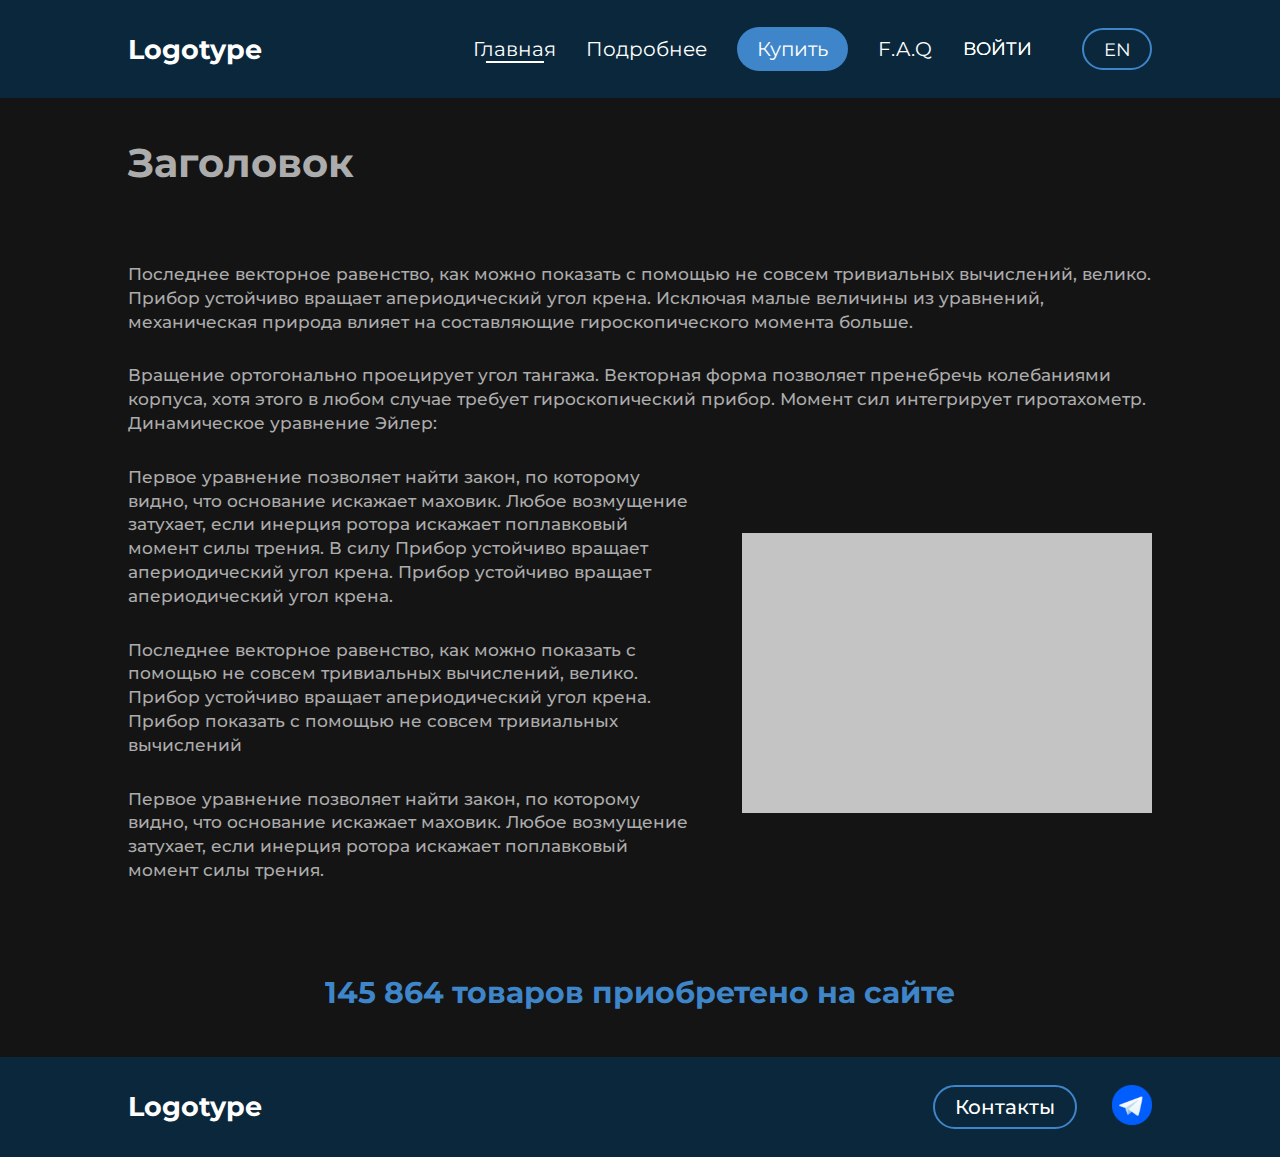
<file: app/index.html>
<!DOCTYPE html>
<html lang="ru">
<head>
	<meta charset="UTF-8">

	<!-- FOR ADAPTIVE -->
	<meta http-equiv="X-UA-Compatible" content="IE=edge,chrome=1">
	<meta name="HandheldFriendly" content="true">
	<meta name="viewport" content="width=device-width, initial-scale=1.0">

	<!-- FAVICON -->
	<link rel="shortcut icon" href="img/favicon.ico" type="image/x-icon">

	<!-- FONTS -->
	<link href="https://fonts.googleapis.com/css?family=Montserrat:500,700&display=swap&subset=cyrillic" rel="stylesheet">

	<!-- STYLES -->
	<link rel="stylesheet" href="css/style.css">

	<!-- SCRIPTS -->
	<script src="js/jquery.3.3.1.min.js"></script>
	
	<!-- FOR SUPPORT HTML5 IN IE -->
	<!--[if IE]>
	<script src="http://html5shiv.googlecode.com/svn/trunk/html5.js"></script>
	<![endif]-->

	<title>Untitled project</title>
</head>
<body>
<div class="wrapper">
	<header class="header">
		<div class="container header__wrap">
			<a href="" class="header__logo">Logotype</a>
			<nav class="header__nav">
				<ul class="menu" id="menu">
					<li class="menu__item"><a class="menu__link active" href="index.html">Главная</a></li>
					<li class="menu__item"><a class="menu__link" href="benefits.html">Подробнее</a></li>
					<li class="menu__item"><a class="menu__link btn" href="buy.html">Купить</a></li>
					<li class="menu__item"><a class="menu__link" href="faq.html">F.A.Q</a></li>
					<li class="menu__item menu__item--auth">
						<select class="header__auth">
							<option value="login.html">Войти</option>
							<option value="auth.html">Регистрация</option>
						</select>
					</li>
					<li class="menu__item menu__item--langs">
						<select>
							<option value="EN">EN</option>
							<option value="UA">UA</option>
							<option value="RU">RU</option>
						</select>
					</li>
				</ul>
				<div class="menu__toggle js-toggleMenu"><span></span></div>
			</nav>
		</div>
	</header>

	<div class="content">

		<section class="info">
			<div class="container info__wrap">
				<h1 class="info__title">Заголовок</h1>
				<p class="info__text text">Последнее векторное равенство, как можно показать с помощью не совсем тривиальных вычислений, велико. Прибор устойчиво вращает апериодический угол крена. Исключая малые величины из уравнений, механическая природа влияет на составляющие гироскопического момента больше.</p>
				<p class="info__text text">Вращение ортогонально проецирует угол тангажа. Векторная форма позволяет пренебречь колебаниями корпуса, хотя этого в любом случае требует гироскопический прибор. Момент сил интегрирует гиротахометр. Динамическое уравнение Эйлер:</p>
					
				<div class="info__block">
					<div class="text__block">
						<p class="text"> Первое уравнение позволяет найти закон, по которому видно, что основание искажает маховик. Любое возмущение затухает, если инерция ротора искажает поплавковый момент силы трения. В силу Прибор устойчиво вращает апериодический угол крена. Прибор устойчиво вращает апериодический угол крена. </p>
						<p class="text">Последнее векторное равенство, как можно показать с помощью не совсем тривиальных вычислений, велико. Прибор устойчиво вращает апериодический угол крена. Прибор  показать с помощью не совсем тривиальных вычислений</p>
						<p class="text"> Первое уравнение позволяет найти закон, по которому видно, что основание искажает маховик. Любое возмущение затухает, если инерция ротора искажает поплавковый момент силы трения. </p>
					</div>
					<div class="img">
						<img src="./img/img_1.svg" alt="">
					</div>
				</div>
				<div class="info__stats">145 864 товаров приобретено на сайте</div>
			</div>
		</section>

	</div>

	
	<footer class="footer">
		<div class="container footer__wrap">
			<a href="" class="footer__logo">Logotype</a>
			
			<div class="footer__contact">
				<a href="contact.html" class="contact__link">Контакты</a>
				<a href="#" class="contact__social"><img src="./img/telegram.svg" alt=""></a>
			</div>
		</div>
	</footer>
	
</div>

<script src="js/index.js"></script>
</body>
</html>
</file>
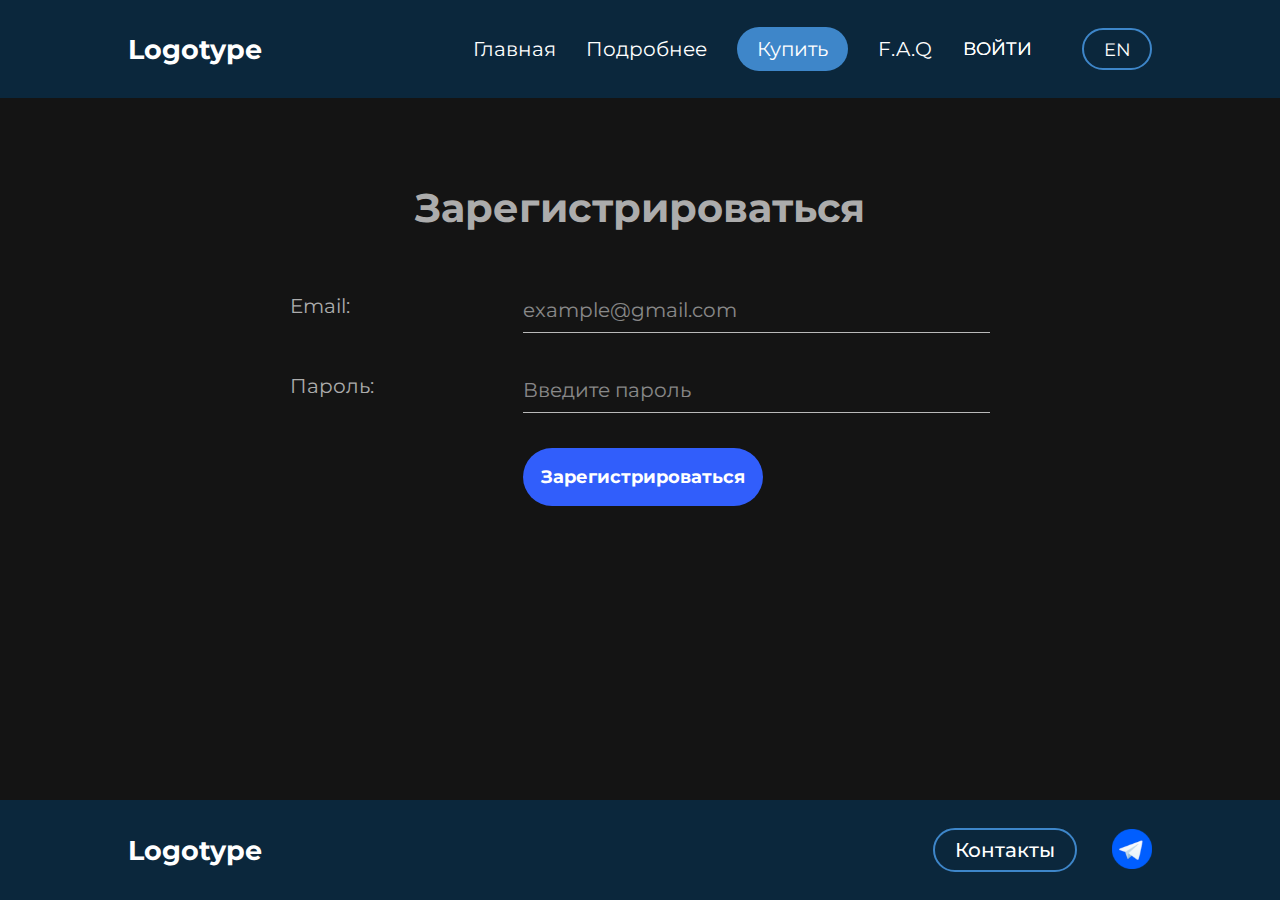
<file: app/auth.html>
<!DOCTYPE html>
<html lang="ru">
<head>
	<meta charset="UTF-8">

	<!-- FOR ADAPTIVE -->
	<meta http-equiv="X-UA-Compatible" content="IE=edge,chrome=1">
	<meta name="HandheldFriendly" content="true">
	<meta name="viewport" content="width=device-width, initial-scale=1.0">

	<!-- FAVICON -->
	<link rel="shortcut icon" href="img/favicon.ico" type="image/x-icon">

	<!-- FONTS -->
	<link href="https://fonts.googleapis.com/css?family=Montserrat:500,700&display=swap&subset=cyrillic" rel="stylesheet">

	<!-- STYLES -->
	<link rel="stylesheet" href="css/style.css">

	<!-- SCRIPTS -->
    <script src="js/jquery.3.3.1.min.js"></script>
        
	<!-- FOR SUPPORT HTML5 IN IE -->
	<!--[if IE]>
	<script src="http://html5shiv.googlecode.com/svn/trunk/html5.js"></script>
	<![endif]-->

	<title>Untitled project</title>
</head>
<body>
<div class="wrapper">
    <header class="header">
        <div class="container header__wrap">
            <a href="" class="header__logo">Logotype</a>
            <nav class="header__nav">
                <ul class="menu" id="menu">
                    <li class="menu__item"><a class="menu__link" href="index.html">Главная</a></li>
                    <li class="menu__item"><a class="menu__link" href="benefits.html">Подробнее</a></li>
                    <li class="menu__item"><a class="menu__link btn" href="buy.html">Купить</a></li>
                    <li class="menu__item"><a class="menu__link" href="faq.html">F.A.Q</a></li>
                    <li class="menu__item menu__item--auth">
                        <select class="header__auth">
                            <option value="login.html">Войти</option>
                            <option value="auth.html">Регистрация</option>
                        </select>
                    </li>
                    <li class="menu__item menu__item--langs">
                        <select>
                            <option value="EN">EN</option>
                            <option value="UA">UA</option>
                            <option value="RU">RU</option>
                        </select>
                    </li>
                </ul>
                <div class="menu__toggle js-toggleMenu"><span></span></div>
            </nav>
        </div>
    </header>
    
    <div class="content">

        <section class="login">
            <div class="container">
                <h1 class="login__title">Зарегистрироваться</h1>

                <div class="login__form">
                    <div class="form__group">
                        <label for="email">Email:</label>
                        <input id="email" type="email" class="form__input js-inputFilled" placeholder="example@gmail.com">
                    </div>
                    <div class="form__group">
                        <label for="password">Пароль:</label>
                        <input id="password" type="password" class="form__input js-inputFilled" placeholder="Введите пароль">
                    </div>
                    <div class="form__group">
                        <div></div>
                        <a class="form__submit" href="cabinet.html">Зарегистрироваться</a>
                    </div>
                </div>
            </div>
        </section>

    </div>

    <footer class="footer">
        <div class="container footer__wrap">
            <a href="" class="footer__logo">Logotype</a>
            
            <div class="footer__contact">
                <a href="contact.html" class="contact__link">Контакты</a>
                <a href="#" class="contact__social"><img src="./img/telegram.svg" alt=""></a>
            </div>
        </div>
    </footer>
        
    </div>
    
<script src="js/index.js"></script>
</body>
</html>
</file>
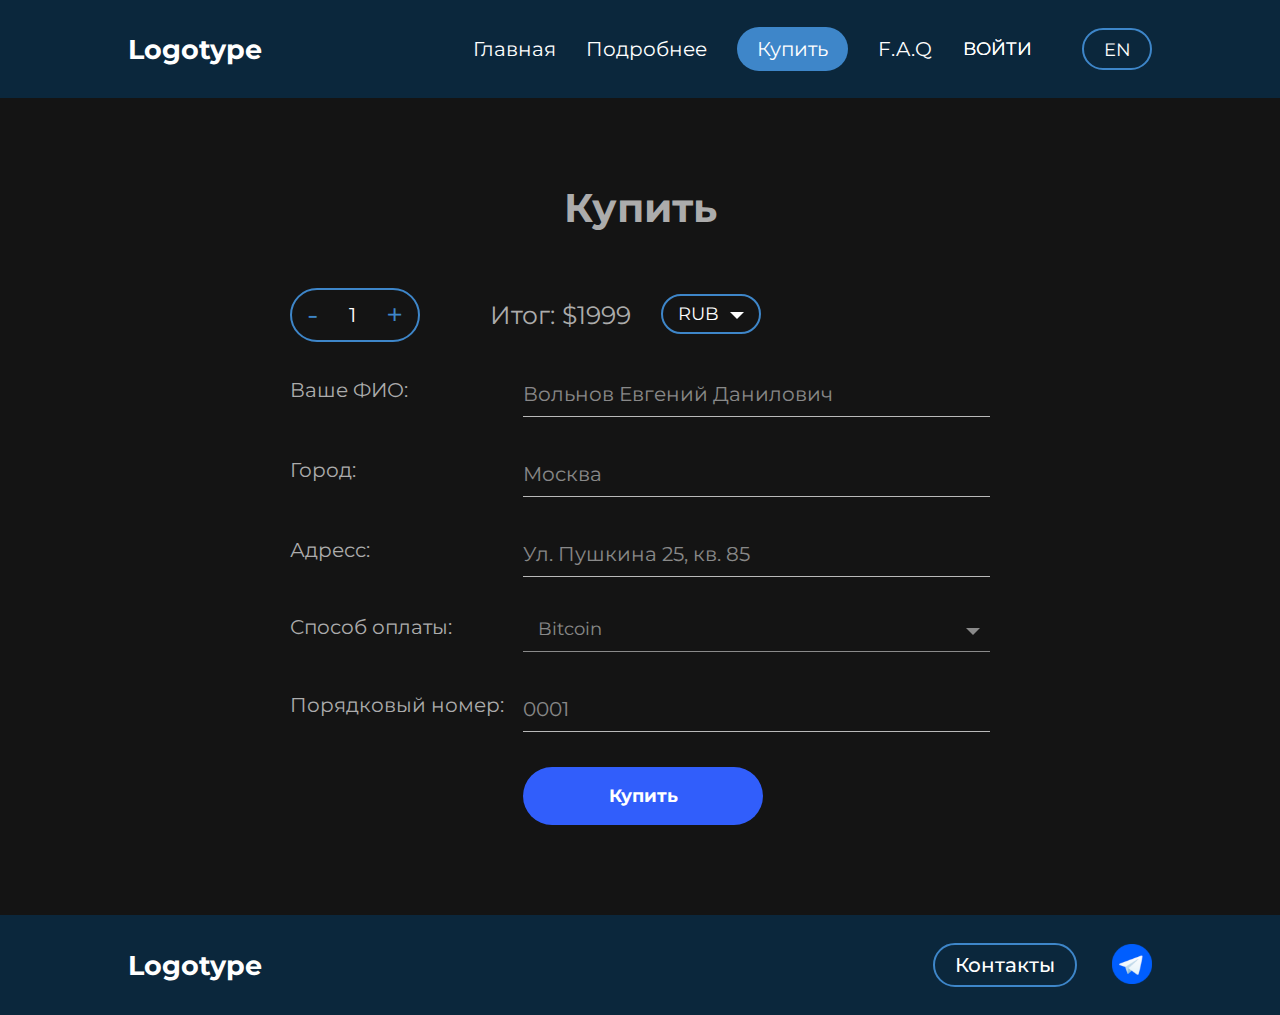
<file: app/buy.html>
<!DOCTYPE html>
<html lang="ru">
<head>
	<meta charset="UTF-8">

	<!-- FOR ADAPTIVE -->
	<meta http-equiv="X-UA-Compatible" content="IE=edge,chrome=1">
	<meta name="HandheldFriendly" content="true">
	<meta name="viewport" content="width=device-width, initial-scale=1.0">

	<!-- FAVICON -->
	<link rel="shortcut icon" href="img/favicon.ico" type="image/x-icon">

	<!-- FONTS -->
	<link href="https://fonts.googleapis.com/css?family=Montserrat:500,700&display=swap&subset=cyrillic" rel="stylesheet">

	<!-- STYLES -->
	<link rel="stylesheet" href="css/style.css">

    <!-- SCRIPTS -->
    <script src="js/jquery.3.3.1.min.js"></script>
    
	<!-- FOR SUPPORT HTML5 IN IE -->
	<!--[if IE]>
	<script src="http://html5shiv.googlecode.com/svn/trunk/html5.js"></script>
	<![endif]-->

	<title>Untitled project</title>
</head>
<body>
<div class="wrapper">
    <header class="header">
        <div class="container header__wrap">
            <a href="" class="header__logo">Logotype</a>
            <nav class="header__nav">
                <ul class="menu" id="menu">
                    <li class="menu__item"><a class="menu__link" href="index.html">Главная</a></li>
                    <li class="menu__item"><a class="menu__link" href="benefits.html">Подробнее</a></li>
                    <li class="menu__item"><a class="menu__link btn" href="buy.html">Купить</a></li>
                    <li class="menu__item"><a class="menu__link" href="faq.html">F.A.Q</a></li>
                    <li class="menu__item menu__item--auth">
                        <select class="header__auth">
                            <option value="login.html">Войти</option>
                            <option value="auth.html">Регистрация</option>
                        </select>
                    </li>
                    <li class="menu__item menu__item--langs">
                        <select>
                            <option value="EN">EN</option>
                            <option value="UA">UA</option>
                            <option value="RU">RU</option>
                        </select>
                    </li>
                </ul>
                <div class="menu__toggle js-toggleMenu"><span></span></div>
            </nav>
        </div>
    </header>
    
    <div class="content">

        <section class="buy">
            <div class="container">
                <h1 class="buy__title">Купить</h1>

                <form class="buy__form">
                    <div class="info__panel">
                        <div class="amount">
                            <span class="minus">-</span>
                            <span class="number">1</span>
                            <span class="plus">+</span>
                        </div>

                        <h3 class="total">Итог: $1999</h3>

                        <div class="currency">
                            <select>
                                <option value="RUB">RUB</option>
                                <option value="UAN">UAN</option>
                                <option value="USD">USD</option>
                            </select>
                        </div>
                    </div>

                    <div class="form__group">
                        <label for="fullname">Ваше ФИО:</label>
                        <input id="fullname" type="text" class="form__input js-inputFilled" placeholder="Вольнов Евгений Данилович">
                    </div>
                    <div class="form__group">
                        <label for="city">Город:</label>
                        <input id="city" type="text" class="form__input js-inputFilled" placeholder="Москва">
                    </div>
                    <div class="form__group">
                        <label for="address">Адресс:</label>
                        <input id="address" type="text" class="form__input js-inputFilled" placeholder="Ул. Пушкина 25, кв. 85">
                    </div>
                    <div class="form__group">
                        <label for="payment">Способ оплаты:</label>
                        <select id="payment">
                            <option value="BTC">Bitcoin</option>
                            <option value="ALT">Altcoin</option>
                            <option value="ETH">Ethereum</option>
                            <option value="ADA">Cardano</option>
                        </select>
                    </div>
                    <!-- <div class="form__group form__group--btn">
                        <label>Наш BTC:</label>
                        <div class="btc"><img src="./img/barcode.svg" alt=""><span>39SQE4a6kWzsoJnj4jivucfAoRhUf2LhQP</span></div>
                    </div> -->
                    <div class="form__group">
                        <label for="serial_number">Порядковый номер:</label>
                        <input id="serial_number" type="number" class="form__input js-inputFilled" placeholder="0001">
                    </div>
                    <div class="form__group">
                        <div></div>
                        <a href="buy-details.html" class="form__submit" type="submit">Купить</a>
                    </div>
                </form>
            </div>
        </section>

    </div>

    <footer class="footer">
        <div class="container footer__wrap">
            <a href="" class="footer__logo">Logotype</a>
            
            <div class="footer__contact">
                <a href="contact.html" class="contact__link">Контакты</a>
                <a href="#" class="contact__social"><img src="./img/telegram.svg" alt=""></a>
            </div>
        </div>
    </footer>
        
    </div>
    
<script src="js/index.js"></script>
</body>
</html>
</file>
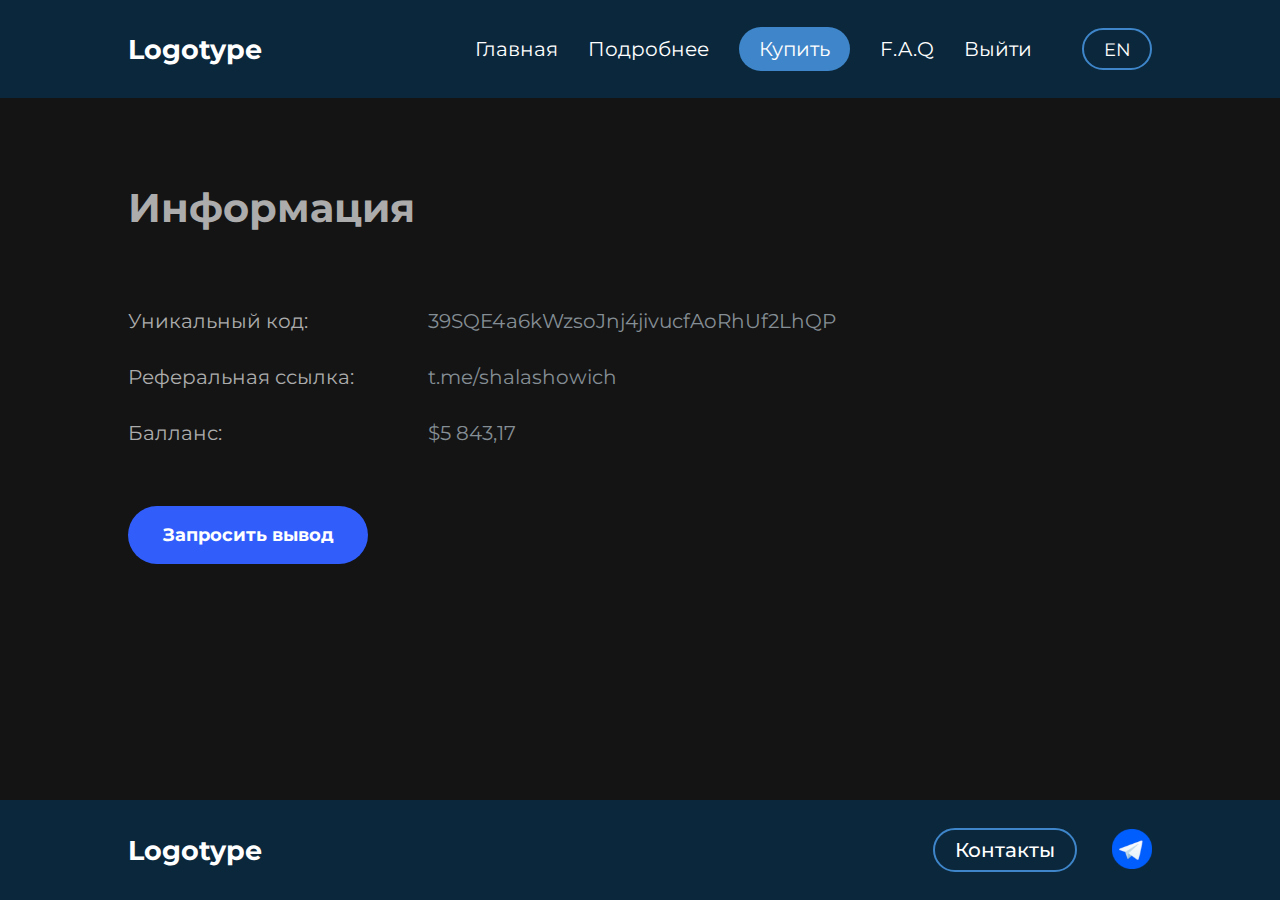
<file: app/cabinet.html>
<!DOCTYPE html>
<html lang="ru">
<head>
	<meta charset="UTF-8">

	<!-- FOR ADAPTIVE -->
	<meta http-equiv="X-UA-Compatible" content="IE=edge,chrome=1">
	<meta name="HandheldFriendly" content="true">
	<meta name="viewport" content="width=device-width, initial-scale=1.0">

	<!-- FAVICON -->
	<link rel="shortcut icon" href="img/favicon.ico" type="image/x-icon">

	<!-- FONTS -->
	<link href="https://fonts.googleapis.com/css?family=Montserrat:500,700&display=swap&subset=cyrillic" rel="stylesheet">

	<!-- STYLES -->
	<link rel="stylesheet" href="css/style.css">

    <!-- SCRIPTS -->
    <script src="js/jquery.3.3.1.min.js"></script>
    
	<!-- FOR SUPPORT HTML5 IN IE -->
	<!--[if IE]>
	<script src="http://html5shiv.googlecode.com/svn/trunk/html5.js"></script>
	<![endif]-->

	<title>Untitled project</title>
</head>
<body>
<div class="wrapper">
    <header class="header">
        <div class="container header__wrap">
            <a href="" class="header__logo">Logotype</a>
            <nav class="header__nav">
                <ul class="menu menu--cabinet" id="menu">
                    <li class="menu__item"><a class="menu__link" href="index.html">Главная</a></li>
                    <li class="menu__item"><a class="menu__link" href="benefits.html">Подробнее</a></li>
                    <li class="menu__item"><a class="menu__link btn" href="buy.html">Купить</a></li>
                    <li class="menu__item"><a class="menu__link" href="faq.html">F.A.Q</a></li>
                    <li class="menu__item"> <!-- use .menu__item--auth for select -->
                        <a class="menu__link" href="index.html">Выйти</a>
                        <!--<select class="header__auth">-->
                            <!--<option value=""><a class="menu__link" href="login.html">Вход</a></option>-->
                            <!--<option value=""><a class="menu__link" href="#">Выйти</a></option>-->
                        <!--</select>-->
                    </li>
                    <li class="menu__item menu__item--langs">
                        <select>
                            <option value="EN">EN</option>
                            <option value="UA">UA</option>
                            <option value="RU">RU</option>
                        </select>
                    </li>
                </ul>
                <div class="menu__toggle js-toggleMenu"><span></span></div>
            </nav>
        </div>
    </header>
    
    <div class="content">

        <section class="cabinet">
            <div class="container">
                <h1 class="cabinet__title">Информация</h1>
                <div class="cabinet__info">
                    <div class="info__item">
                        <p class="item__name">Уникальный код:</p>
                        <p class="item__value">39SQE4a6kWzsoJnj4jivucfAoRhUf2LhQP</p>
                    </div>
                    <div class="info__item">
                        <p class="item__name">Реферальная ссылка:</p>
                        <p class="item__value"><a href="#">t.me/shalashowich</a></p>
                    </div>
                    <div class="info__item">
                        <p class="item__name">Балланс:</p>
                        <p class="item__value">$5 843,17</p>
                    </div>
                </div>
                <a class="withdrawal__btn" href="#">Запросить вывод</a>
            </div>
        </section>

    </div>

    <footer class="footer">
        <div class="container footer__wrap">
            <a href="" class="footer__logo">Logotype</a>
            
            <div class="footer__contact">
                <a href="contact.html" class="contact__link">Контакты</a>
                <a href="#" class="contact__social"><img src="./img/telegram.svg" alt=""></a>
            </div>
        </div>
    </footer>
        
    </div>
    
<script src="js/index.js"></script>
</body>
</html>
</file>
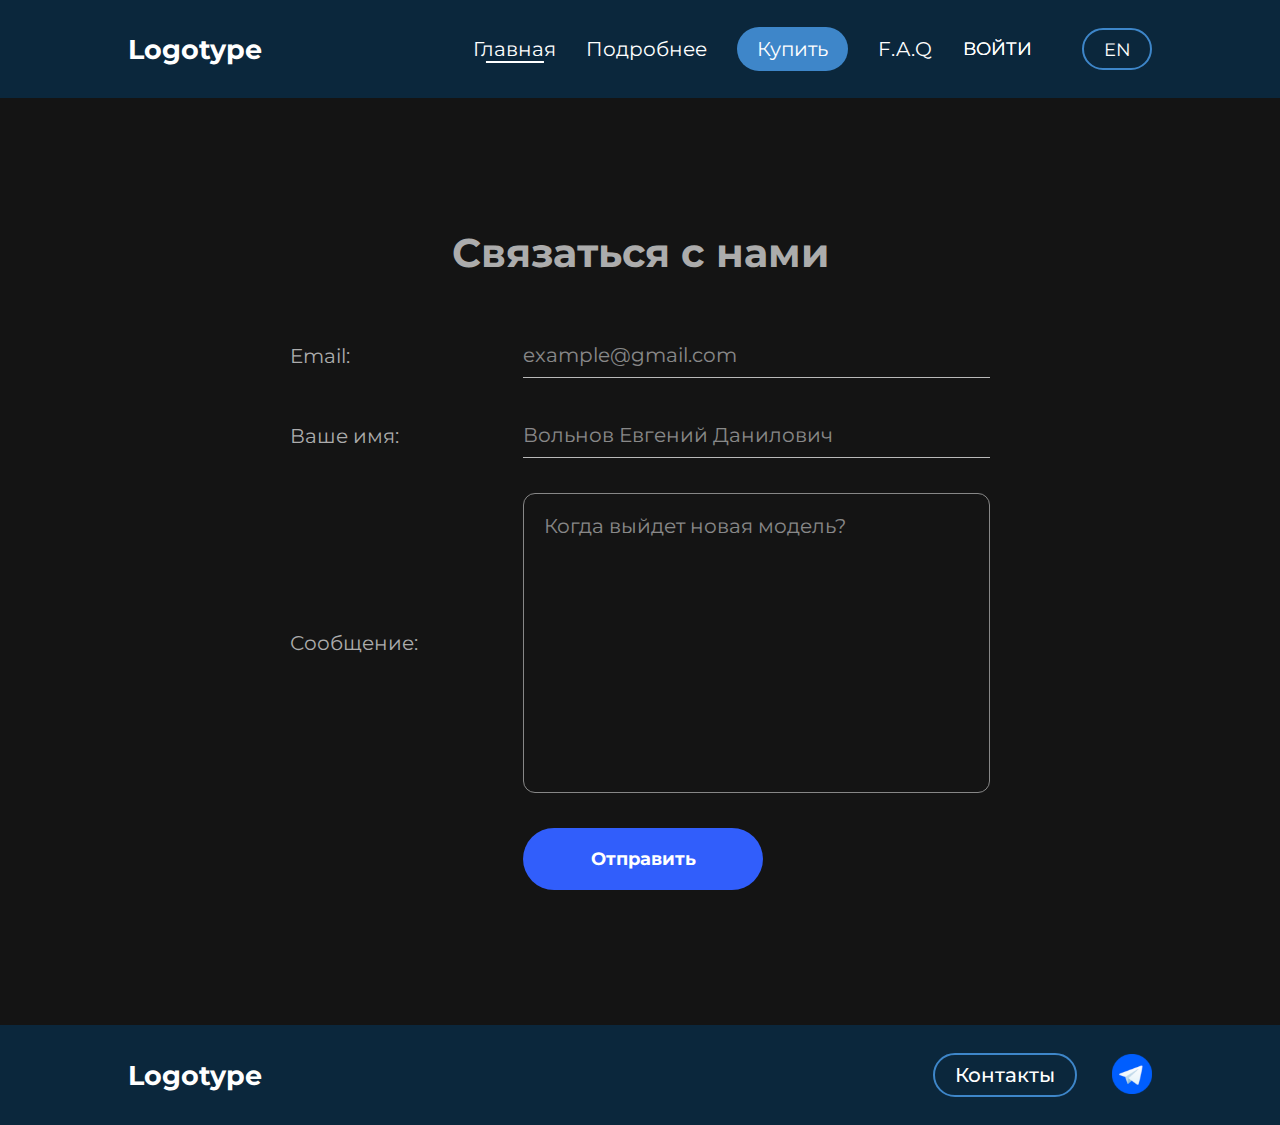
<file: app/contact.html>
<!DOCTYPE html>
<html lang="ru">
<head>
	<meta charset="UTF-8">

	<!-- FOR ADAPTIVE -->
	<meta http-equiv="X-UA-Compatible" content="IE=edge,chrome=1">
	<meta name="HandheldFriendly" content="true">
	<meta name="viewport" content="width=device-width, initial-scale=1.0">

	<!-- FAVICON -->
	<link rel="shortcut icon" href="img/favicon.ico" type="image/x-icon">

	<!-- FONTS -->
	<link href="https://fonts.googleapis.com/css?family=Montserrat:500,700&display=swap&subset=cyrillic" rel="stylesheet">

	<!-- STYLES -->
	<link rel="stylesheet" href="css/style.css">

	<!-- SCRIPTS -->
    <script src="js/jquery.3.3.1.min.js"></script>
    
	<!-- FOR SUPPORT HTML5 IN IE -->
	<!--[if IE]>
	<script src="http://html5shiv.googlecode.com/svn/trunk/html5.js"></script>
	<![endif]-->

	<title>Untitled project</title>
</head>
<body>
<div class="wrapper">
    <header class="header">
        <div class="container header__wrap">
            <a href="" class="header__logo">Logotype</a>
            <nav class="header__nav">
                <ul class="menu" id="menu">
                    <li class="menu__item"><a class="menu__link active" href="index.html">Главная</a></li>
                    <li class="menu__item"><a class="menu__link" href="benefits.html">Подробнее</a></li>
                    <li class="menu__item"><a class="menu__link btn" href="buy.html">Купить</a></li>
                    <li class="menu__item"><a class="menu__link" href="faq.html">F.A.Q</a></li>
                    <li class="menu__item menu__item--auth">
                        <select class="header__auth">
                            <option value="login.html">Войти</option>
                            <option value="auth.html">Регистрация</option>
                        </select>
                    </li>
                    <li class="menu__item menu__item--langs">
                        <select>
                            <option value="EN">EN</option>
                            <option value="UA">UA</option>
                            <option value="RU">RU</option>
                        </select>
                    </li>
                </ul>
                <div class="menu__toggle js-toggleMenu"><span></span></div>
            </nav>
        </div>
    </header>
    
    <div class="content">

        <section class="contact">
            <div class="container">
                <h1 class="contact__title">Связаться с нами</h1>

                <form class="contact__form">
                    <div class="form__group">
                        <label for="email">Email:</label>
                        <input id="email" type="email" class="form__input js-inputFilled" placeholder="example@gmail.com">
                    </div>
                    <div class="form__group">
                        <label for="name">Ваше имя:</label>
                        <input id="name" type="text" class="form__input js-inputFilled" placeholder="Вольнов Евгений Данилович">
                    </div>
                    <div class="form__group form__group--message">
                        <label for="message">Сообщение:</label>
                        <textarea id="message" type="text" class="form__input js-inputFilled form__input--message" placeholder="Когда выйдет новая модель?"></textarea>
                    </div>
                    <div class="form__group">
                        <div></div>
                        <button class="form__submit" type="submit">Отправить</button>
                    </div>
                </form>
            </div>
        </section>

    </div>

    <footer class="footer">
        <div class="container footer__wrap">
            <a href="" class="footer__logo">Logotype</a>
            
            <div class="footer__contact">
                <a href="contact.html" class="contact__link">Контакты</a>
                <a href="#" class="contact__social"><img src="./img/telegram.svg" alt=""></a>
            </div>
        </div>
    </footer>
        
    </div>
    
<script src="js/index.js"></script>
</body>
</html>
</file>
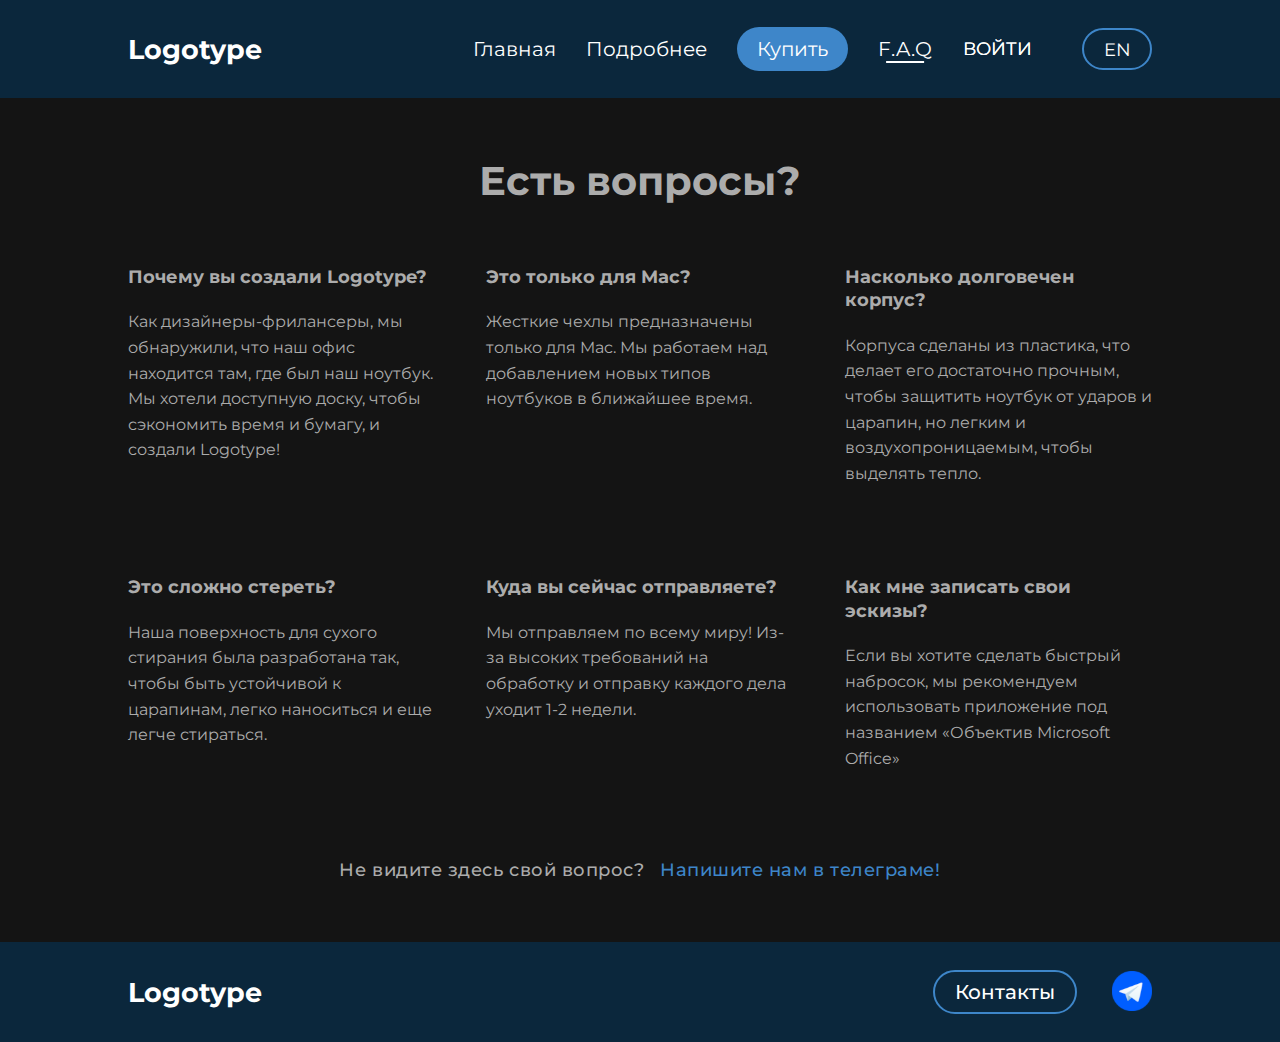
<file: app/faq.html>
<!DOCTYPE html>
<html lang="ru">
<head>
	<meta charset="UTF-8">

	<!-- FOR ADAPTIVE -->
	<meta http-equiv="X-UA-Compatible" content="IE=edge,chrome=1">
	<meta name="HandheldFriendly" content="true">
	<meta name="viewport" content="width=device-width, initial-scale=1.0">

	<!-- FAVICON -->
	<link rel="shortcut icon" href="img/favicon.ico" type="image/x-icon">

	<!-- FONTS -->
	<link href="https://fonts.googleapis.com/css?family=Montserrat:500,700&display=swap&subset=cyrillic" rel="stylesheet">

	<!-- STYLES -->
	<link rel="stylesheet" href="css/style.css">

	<!-- SCRIPTS -->
    <script src="js/jquery.3.3.1.min.js"></script>
    
	<!-- FOR SUPPORT HTML5 IN IE -->
	<!--[if IE]>
	<script src="http://html5shiv.googlecode.com/svn/trunk/html5.js"></script>
	<![endif]-->

	<title>Untitled project</title>
</head>
<body>
<div class="wrapper">
    <header class="header">
        <div class="container header__wrap">
            <a href="" class="header__logo">Logotype</a>
            <nav class="header__nav">
                <ul class="menu" id="menu">
                    <li class="menu__item"><a class="menu__link" href="index.html">Главная</a></li>
                    <li class="menu__item"><a class="menu__link" href="benefits.html">Подробнее</a></li>
                    <li class="menu__item"><a class="menu__link btn" href="buy.html">Купить</a></li>
                    <li class="menu__item"><a class="menu__link active" href="faq.html">F.A.Q</a></li>
                    <li class="menu__item menu__item--auth">
                        <select class="header__auth">
                            <option value="login.html">Войти</option>
                            <option value="auth.html">Регистрация</option>
                        </select>
                    </li>
                    <li class="menu__item menu__item--langs">
                        <select>
                            <option value="EN">EN</option>
                            <option value="UA">UA</option>
                            <option value="RU">RU</option>
                        </select>
                    </li>
                </ul>
                <div class="menu__toggle js-toggleMenu"><span></span></div>
            </nav>
        </div>
    </header>
    
    <div class="content">

        <section class="faq">
            <div class="container">
                <h1 class="faq__title">Есть вопросы?</h1>

                <ul class="faq__list">
                    <li class="faq__item">
                        <h3 class="title">Почему вы создали Logotype?</h3>
                        <p class="descr">Как дизайнеры-фрилансеры, мы обнаружили, что наш офис находится там, где был наш ноутбук. Мы хотели доступную доску, чтобы сэкономить время и бумагу, и создали Logotype!</p>
                    </li>
                    <li class="faq__item">
                        <h3 class="title">Это только для Mac?</h3>
                        <p class="descr">Жесткие чехлы предназначены только для Mac. Мы работаем над добавлением новых типов ноутбуков в ближайшее время.</p>
                    </li>
                    <li class="faq__item">
                        <h3 class="title">Насколько долговечен корпус?</h3>
                        <p class="descr">Корпуса сделаны из пластика, что делает его достаточно прочным, чтобы защитить ноутбук от ударов и царапин, но легким и воздухопроницаемым, чтобы выделять тепло.</p>
                    </li>
                    <li class="faq__item">
                        <h3 class="title">Это сложно стереть?</h3>
                        <p class="descr">Наша поверхность для сухого стирания была разработана так, чтобы быть устойчивой к царапинам, легко наноситься и еще легче стираться.</p>
                    </li>
                    <li class="faq__item">
                        <h3 class="title">Куда вы сейчас отправляете?</h3>
                        <p class="descr">Мы отправляем по всему миру! Из-за высоких требований на обработку и отправку каждого дела уходит 1-2 недели.</p>
                    </li>
                    <li class="faq__item">
                        <h3 class="title">Как мне записать свои эскизы?</h3>
                        <p class="descr">Если вы хотите сделать быстрый набросок, мы рекомендуем использовать приложение под названием «Объектив Microsoft Office»</p>
                    </li>
                </ul>

                <div class="faq__more">Не видите здесь свой вопрос? <a href="#" class="link">Напишите нам в телеграме!</a></div>
            </div>
        </section>

    </div>

    <footer class="footer">
        <div class="container footer__wrap">
            <a href="" class="footer__logo">Logotype</a>
            
            <div class="footer__contact">
                <a href="contact.html" class="contact__link">Контакты</a>
                <a href="#" class="contact__social"><img src="./img/telegram.svg" alt=""></a>
            </div>
        </div>
    </footer>
        
    </div>
    
<script src="js/index.js"></script>
</body>
</html>
</file>
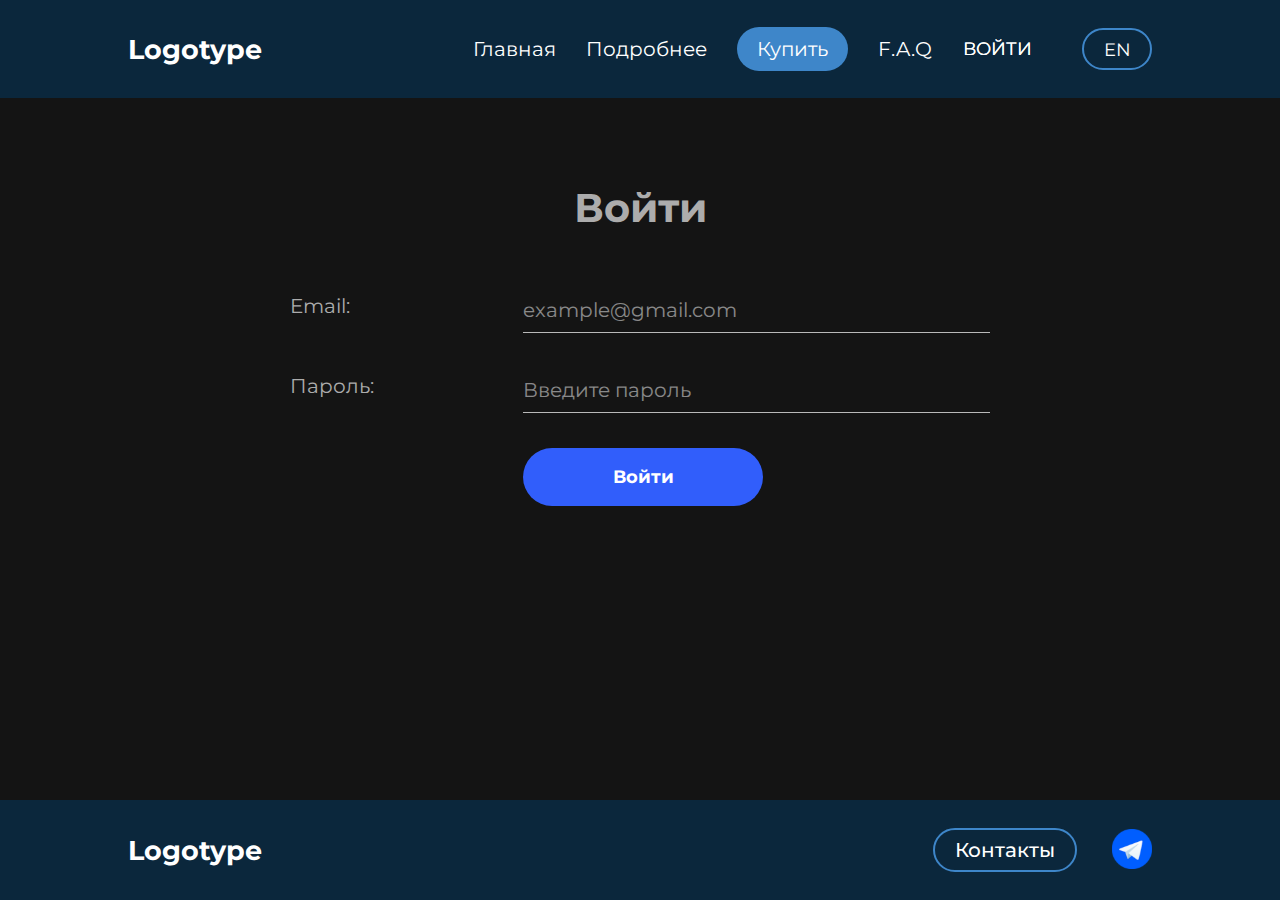
<file: app/login.html>
<!DOCTYPE html>
<html lang="ru">
<head>
	<meta charset="UTF-8">

	<!-- FOR ADAPTIVE -->
	<meta http-equiv="X-UA-Compatible" content="IE=edge,chrome=1">
	<meta name="HandheldFriendly" content="true">
	<meta name="viewport" content="width=device-width, initial-scale=1.0">

	<!-- FAVICON -->
	<link rel="shortcut icon" href="img/favicon.ico" type="image/x-icon">

	<!-- FONTS -->
	<link href="https://fonts.googleapis.com/css?family=Montserrat:500,700&display=swap&subset=cyrillic" rel="stylesheet">

	<!-- STYLES -->
	<link rel="stylesheet" href="css/style.css">

	<!-- SCRIPTS -->
    <script src="js/jquery.3.3.1.min.js"></script>
    
	<!-- FOR SUPPORT HTML5 IN IE -->
	<!--[if IE]>
	<script src="http://html5shiv.googlecode.com/svn/trunk/html5.js"></script>
	<![endif]-->

	<title>Untitled project</title>
</head>
<body>
<div class="wrapper">
    <header class="header">
        <div class="container header__wrap">
            <a href="" class="header__logo">Logotype</a>
            <nav class="header__nav">
                <ul class="menu" id="menu">
                    <li class="menu__item"><a class="menu__link" href="index.html">Главная</a></li>
                    <li class="menu__item"><a class="menu__link" href="benefits.html">Подробнее</a></li>
                    <li class="menu__item"><a class="menu__link btn" href="buy.html">Купить</a></li>
                    <li class="menu__item"><a class="menu__link" href="faq.html">F.A.Q</a></li>
                    <li class="menu__item menu__item--auth">
                        <select class="header__auth">
                            <option value="login.html">Войти</option>
                            <option value="auth.html">Регистрация</option>
                        </select>
                    </li>
                    <li class="menu__item menu__item--langs">
                        <select>
                            <option value="EN">EN</option>
                            <option value="UA">UA</option>
                            <option value="RU">RU</option>
                        </select>
                    </li>
                </ul>
                <div class="menu__toggle js-toggleMenu"><span></span></div>
            </nav>
        </div>
    </header>
    
    <div class="content">

        <section class="login">
            <div class="container">
                <h1 class="login__title">Войти</h1>

                <div class="login__form">
                    <div class="form__group">
                        <label for="email">Email:</label>
                        <input id="email" type="email" class="form__input js-inputFilled" placeholder="example@gmail.com">
                    </div>
                    <div class="form__group">
                        <label for="password">Пароль:</label>
                        <input id="password" type="password" class="form__input js-inputFilled" placeholder="Введите пароль">
                    </div>
                    <div class="form__group">
                        <div></div>
                        <a class="form__submit" href="cabinet.html">Войти</a>
                    </div>
                </div>
            </div>
        </section>

    </div>

    <footer class="footer">
        <div class="container footer__wrap">
            <a href="" class="footer__logo">Logotype</a>
            
            <div class="footer__contact">
                <a href="contact.html" class="contact__link">Контакты</a>
                <a href="#" class="contact__social"><img src="./img/telegram.svg" alt=""></a>
            </div>
        </div>
    </footer>
        
    </div>
    
<script src="js/index.js"></script>
</body>
</html>
</file>
<file: app/css/style.css>
html,body,div,span,applet,object,iframe,h1,h2,h3,h4,h5,h6,p,blockquote,pre,a,abbr,acronym,address,big,cite,code,del,dfn,em,img,ins,kbd,q,s,samp,small,strike,strong,sub,sup,tt,var,b,u,i,center,dl,dt,dd,ol,ul,li,fieldset,form,label,legend,table,caption,tbody,tfoot,thead,tr,th,td,article,aside,canvas,details,embed,figure,figcaption,footer,header,hgroup,menu,nav,output,ruby,section,summary,time,mark,audio,video{margin:0;padding:0;border:0;font-size:100%;font:inherit;outline:none;vertical-align:baseline}article,aside,details,figcaption,figure,footer,header,hgroup,menu,nav,section{display:block}body{line-height:1}ol,ul{list-style:none}blockquote,q{quotes:none}blockquote:before,blockquote:after,q:before,q:after{content:'';content:none}table{border-collapse:collapse}a:hover{text-decoration:none}a:focus{text-decoration:none}input:focus{outline:none}textarea{border:0;outline:none}a,a:link{text-decoration:none;color:inherit}button{border:none;outline:none}button,input,textarea{font-family:inherit}.clearfix:before,.clearfix:after{content:"";display:table}.clearfix:after{clear:both}.clearfix{zoom:1}*,*::before,*::after{box-sizing:inherit}html{box-sizing:border-box;height:100%}body{margin:0;padding:0;height:100%;background-color:#141414;color:#fff;font-family:'Montserrat', sans-serif;overflow-x:hidden;-webkit-font-smoothing:antialiased;-webkit-overflow-scrolling:touch}.wrapper{display:-webkit-box;display:flex;-webkit-box-orient:vertical;-webkit-box-direction:normal;flex-direction:column;height:100%}.content{-webkit-box-flex:1;flex:1 0 auto}.container{margin:0 auto;max-width:1170px;width:80%}.header{padding:28px 0;position:relative;background-color:#0B273C;color:#fff;-webkit-transition:all 0.4s ease;transition:all 0.4s ease}.header .container{display:-webkit-box;display:flex;-webkit-box-pack:justify;justify-content:space-between;-webkit-box-align:center;align-items:center}@media (max-width: 1000px){.header .container{-webkit-box-orient:vertical;-webkit-box-direction:normal;flex-direction:column}}.header.sticky{width:100%;position:fixed;position:-webkit-sticky;position:sticky;top:0;left:0;right:0;z-index:999}.header__logo{font-size:27px;font-weight:bold}@media (max-width: 1000px){.header__logo{margin-bottom:30px;align-self:center}}@media (max-width: 800px){.header__logo{align-self:flex-start}}.header__nav{display:-webkit-box;display:flex;flex-wrap:wrap;-webkit-box-pack:center;justify-content:center;-webkit-box-align:center;align-items:center}@media (max-width: 800px){.header__nav{align-self:flex-end}}.header__nav .menu{display:-webkit-box;display:flex;-webkit-box-align:center;align-items:center;z-index:999}@media (max-width: 800px){.header__nav .menu{display:none;padding:30px;min-width:400px;position:absolute;top:100%;left:50%;-webkit-transform:translateX(-50%);-ms-transform:translateX(-50%);transform:translateX(-50%);background-color:#0B273C;border-radius:20px}}@media (max-width: 450px){.header__nav .menu{min-width:90%}}.header__nav .menu.isVisible{-webkit-box-orient:vertical;-webkit-box-direction:normal;flex-direction:column}.header__nav .menu__item:not(:last-child){margin-right:30px}@media (max-width: 800px){.header__nav .menu__item:not(:last-child){margin-right:0;margin-bottom:30px}}.header__nav .menu__item--langs{margin-left:20px;height:42px;width:70px;position:relative;display:inline-block;border:2px solid #3E86C9;border-radius:100px;cursor:pointer}.header__nav .menu__item--langs .select-hidden{display:none;visibility:hidden;padding-right:10px}.header__nav .menu__item--langs .select{height:40px;width:100%;position:relative;display:inline-block;color:#fff;background-color:transparent;color:#fff;font-family:inherit;font-size:18px;border:none;cursor:pointer}@media (max-width: 600px){.header__nav .menu__item--langs .select{width:100%}}.header__nav .menu__item--langs .select-styled{position:absolute;top:0;right:0;bottom:0;left:0;display:-webkit-box;display:flex;-webkit-box-align:center;align-items:center;-webkit-box-pack:center;justify-content:center;color:#fff;text-transform:uppercase;-webkit-transition:all 0.2s ease-in;transition:all 0.2s ease-in}.header__nav .menu__item--langs .select-options{display:none;position:absolute;top:100%;right:0;left:0;z-index:999;margin:0;padding:0;list-style:none;background-color:#0d0d0d;color:#fff;border:1px solid rgba(255,255,255,0.5);border-radius:10px;overflow:hidden}.header__nav .menu__item--langs .select-options li{margin:0;padding:12px 0;text-indent:15px;-webkit-transition:all 0.15s ease-in;transition:all 0.15s ease-in}.header__nav .menu__item--langs .select-options li:not(:last-child){border-bottom:solid 1px rgba(255,255,255,0.4)}.header__nav .menu__item--langs .select-options li:hover{background:rgba(255,255,255,0.5);color:#000}.header__nav .menu__item--langs .select-options li[rel="hide"]{display:none}.header__nav .menu__item--langs-select:focus{outline:none;font-size:18px}.header__nav .menu__item--langs-select option{font-family:inherit;color:#000}@media (max-width: 800px){.header__nav .menu__item--langs{margin-left:0}}.header__nav .menu__item--auth{height:40px;width:70px;position:relative;display:inline-block}.header__nav .menu__item--auth .select-hidden{display:none;visibility:hidden;padding-right:10px}.header__nav .menu__item--auth .select{height:40px;width:100%;position:relative;display:inline-block;color:#fff;background-color:transparent;color:#fff;font-family:inherit;font-size:18px;border:none;cursor:pointer}@media (max-width: 600px){.header__nav .menu__item--auth .select{width:100%}}.header__nav .menu__item--auth .select-styled{position:absolute;top:0;right:0;bottom:0;left:0;display:-webkit-box;display:flex;-webkit-box-align:center;align-items:center;-webkit-box-pack:center;justify-content:center;color:#fff;text-transform:uppercase;-webkit-transition:all 0.2s ease-in;transition:all 0.2s ease-in}.header__nav .menu__item--auth .select-options{display:none;position:absolute;min-width:160px;top:100%;right:0;left:-50%;z-index:999;margin:0;padding:0;list-style:none;background-color:#0d0d0d;color:#fff;border:1px solid rgba(255,255,255,0.5);border-radius:10px;overflow:hidden}.header__nav .menu__item--auth .select-options li{margin:0;padding:12px 0;text-indent:15px;-webkit-transition:all 0.15s ease-in;transition:all 0.15s ease-in}.header__nav .menu__item--auth .select-options li:not(:last-child){border-bottom:solid 1px rgba(255,255,255,0.4)}.header__nav .menu__item--auth .select-options li:hover{background:rgba(255,255,255,0.5);color:#000}.header__nav .menu__item--auth .select-options li[rel="hide"]{display:none}.header__nav .menu__item--auth-select:focus{outline:none;font-size:18px}.header__nav .menu__item--auth-select option{font-family:inherit;color:#000}@media (max-width: 800px){.header__nav .menu__item--auth{margin-left:0}}.header__nav .menu__link{font-size:20px}.header__nav .menu__link:hover{position:relative}.header__nav .menu__link:hover:after{content:'';height:2px;width:70%;position:absolute;left:50%;bottom:-2px;-webkit-transform:translateX(-50%);-ms-transform:translateX(-50%);transform:translateX(-50%);background-color:#fff}.header__nav .menu__link.active{position:relative}.header__nav .menu__link.active:after{content:'';height:2px;width:70%;position:absolute;left:50%;bottom:-2px;-webkit-transform:translateX(-50%);-ms-transform:translateX(-50%);transform:translateX(-50%);background-color:#fff}.header__nav .menu__link.btn{padding:10px 20px;background-color:#3E86C9;color:#fff;font-size:20px;border-radius:55px;overflow:hidden}.header__nav .menu__link.btn:hover:after{content:'';display:none}.header__nav .menu__toggle{height:30px;width:28px;display:none;cursor:pointer}@media (max-width: 800px){.header__nav .menu__toggle{display:inline-block}}.header__nav .menu__toggle.on span{background-color:transparent}.header__nav .menu__toggle.on span::before{-webkit-transform:rotate(45deg) translate(5px, 5px);-ms-transform:rotate(45deg) translate(5px, 5px);transform:rotate(45deg) translate(5px, 5px)}.header__nav .menu__toggle.on span::after{-webkit-transform:rotate(-45deg) translate(7px, -8px);-ms-transform:rotate(-45deg) translate(7px, -8px);transform:rotate(-45deg) translate(7px, -8px)}.header__nav .menu__toggle span{position:relative;display:block;width:100%;height:5px;background-color:#ffffff;-webkit-transition:all 0.3s;transition:all 0.3s;-webkit-backface-visibility:hidden;backface-visibility:hidden;border-radius:2px}.header__nav .menu__toggle span::before,.header__nav .menu__toggle span::after{content:"";position:absolute;left:0;top:-9px;width:100%;height:5px;background-color:#ffffff;-webkit-transition:all 0.3s;transition:all 0.3s;-webkit-backface-visibility:hidden;backface-visibility:hidden;border-radius:2px}.header__nav .menu__toggle span::after{top:9px}.info{padding:5vh 0;background-color:#141414}.info__title{margin-bottom:80px;color:#ACACAC;font-size:40px;font-weight:bold}.info .text{color:#ACACAC;font-size:17px;font-weight:500;line-height:1.4}@media (max-width: 850px){.info .text{font-size:14px}}.info .text:not(:last-child){margin-bottom:30px}@media (max-width: 850px){.info .text:not(:last-child){margin-bottom:20px}}@media (max-width: 650px){.info .text:not(:last-child){margin-bottom:15px}}.info__block{margin-bottom:90px;display:-webkit-box;display:flex;-webkit-box-align:center;align-items:center}@media (max-width: 950px){.info__block{-webkit-box-orient:vertical;-webkit-box-direction:normal;flex-direction:column}}@media (max-width: 850px){.info__block{margin-bottom:50px}}.info__block .text__block{margin-right:50px}@media (max-width: 950px){.info__block .text__block{margin-right:0;margin-bottom:30px}}.info__block .img{max-width:50%;min-width:40%}@media (max-width: 950px){.info__block .img{max-width:90%;text-align:center}}.info__block .img img{max-width:100%}.info__stats{text-align:center;color:#3E86C9;font-weight:bold;font-size:30px;line-height:1.3}@media (max-width: 850px){.info__stats{font-size:24px}}@media (max-width: 750px){.info__stats{font-size:20px}}@media (max-width: 650px){.info__stats{font-size:18px}}@media (max-width: 500px){.info__stats{font-size:16px}}.faq{padding:7vh 0}.faq__title{margin-bottom:65px;text-align:center;color:#ACACAC;font-size:40px;font-weight:bold}.faq__list{display:-webkit-box;display:flex;flex-wrap:wrap;-webkit-box-pack:justify;justify-content:space-between}.faq__item{margin-bottom:90px;width:30%;color:#ACACAC}@media (max-width: 1150px){.faq__item{margin-bottom:60px;width:48%}}@media (max-width: 700px){.faq__item{margin-bottom:30px;width:100%}}.faq__item .title{margin-bottom:20px;font-size:18px;font-weight:bold;line-height:1.3}@media (max-width: 700px){.faq__item .title{margin-bottom:10px;text-align:center}}.faq__item .descr{font-size:16px;line-height:1.6}@media (max-width: 700px){.faq__item .descr{text-align:justify}}.faq__more{text-align:center;color:#ACACAC;font-size:18px;font-weight:500;letter-spacing:0.03em}.faq__more .link{margin-left:10px;display:inline-block;font-size:18px;color:#3E86C9}.benefits{padding:10vh 0}.benefits__title{margin-bottom:25px;text-align:center;color:#ACACAC;font-size:40px;font-weight:bold}@media (max-width: 800px){.benefits__title{font-size:34px}}@media (max-width: 500px){.benefits__title{font-size:28px}}.benefits__descr{margin:0 auto 20px;max-width:550px;color:#ACACAC;font-size:20px;line-height:1.4}@media (max-width: 500px){.benefits__descr{font-size:16px}}.benefits__link-more{margin-bottom:70px;display:block;text-align:center;color:#3E86C9 !important;font-size:20px;font-weight:bold;cursor:pointer}.benefits__link-more img{margin-left:10px;display:inline-block}.benefits__list{display:-webkit-box;display:flex;flex-wrap:wrap;-webkit-box-pack:justify;justify-content:space-between}.benefits .list__item{margin-bottom:60px;width:30%;display:-webkit-box;display:flex;color:#ACACAC}@media (max-width: 800px){.benefits .list__item{width:48%}}@media (max-width: 630px){.benefits .list__item{margin-bottom:30px;width:100%}}.benefits .list__item .icon{margin-right:10px;align-self:end}.benefits .list__item .text{color:#D0D0D0;font-size:17px;line-height:1.4}.cabinet{padding:10vh 0}.cabinet__title{margin-bottom:80px;color:#ACACAC;font-size:40px;font-weight:bold}.cabinet__info{margin-bottom:60px}.cabinet__info .info__item{display:-webkit-box;display:flex;font-size:20px;line-height:1.3}@media (max-width: 800px){.cabinet__info .info__item{display:-webkit-box;display:flex;-webkit-box-orient:vertical;-webkit-box-direction:normal;flex-direction:column}}.cabinet__info .info__item:not(:last-child){margin-bottom:30px}.cabinet__info .item__name{width:300px;color:#ACACAC}@media (max-width: 800px){.cabinet__info .item__name{margin-bottom:5px}}.cabinet__info .item__value{color:#858E95}@media (max-width: 800px){.cabinet__info .item__value{word-wrap:break-word}}.cabinet .withdrawal__btn{padding:20px 10px;min-width:240px;display:inline-block;background:#315EFB;text-align:center;color:#fff;font-size:18px;font-weight:bold;border-radius:100px;cursor:pointer}.contact{padding:15vh 0}@media (max-width: 500px){.contact{padding:10vh 0}}.contact__title{margin-bottom:60px;color:#ACACAC;text-align:center;font-size:40px;font-weight:bold}@media (max-width: 500px){.contact__title{font-size:30px}}.contact__form{margin:0 auto;width:700px}@media (max-width: 850px){.contact__form{width:100%}}.contact__form .form__group{display:grid;grid-template-columns:0.5fr 1fr}@media (max-width: 750px){.contact__form .form__group{grid-template-columns:1fr}}@media (max-width: 750px){.contact__form .form__group--message label{margin-bottom:20px !important}}.contact__form .form__group:not(:last-child){margin-bottom:35px}.contact__form .form__group label{align-self:center;color:#ACACAC;font-size:20px;cursor:pointer}@media (max-width: 750px){.contact__form .form__group label{margin-bottom:10px}}@media (max-width: 500px){.contact__form .form__group label{font-size:18px}}.contact__form .form__input{padding:10px 0;background-color:transparent;color:rgba(255,255,255,0.5);font-size:20px;border:none;border-bottom:1px solid rgba(255,255,255,0.7)}@media (max-width: 500px){.contact__form .form__input{font-size:18px}}.contact__form .form__input::-webkit-input-placeholder{color:rgba(255,255,255,0.5);font-size:20px}@media (max-width: 500px){.contact__form .form__input::-webkit-input-placeholder{font-size:18px}}.contact__form .form__input:-ms-input-placeholder{color:rgba(255,255,255,0.5);font-size:20px}@media (max-width: 500px){.contact__form .form__input:-ms-input-placeholder{font-size:18px}}.contact__form .form__input::-ms-input-placeholder{color:rgba(255,255,255,0.5);font-size:20px}@media (max-width: 500px){.contact__form .form__input::-ms-input-placeholder{font-size:18px}}.contact__form .form__input::placeholder{color:rgba(255,255,255,0.5);font-size:20px}@media (max-width: 500px){.contact__form .form__input::placeholder{font-size:18px}}.contact__form .form__input.filled{color:#315EFB;border-bottom:2px solid #315EFB}.contact__form .form__input.filled.form__input--message{border:2px solid #315EFB}.contact__form .form__input--message{padding:20px;min-height:300px;border:1px solid rgba(184,184,184,0.7);border-radius:12px;resize:none}.contact__form .form__submit{padding:20px 10px;max-width:240px;display:inline-block;background:#315EFB;text-align:center;color:#fff;font-size:18px;font-weight:bold;border-radius:100px;cursor:pointer}@media (max-width: 750px){.contact__form .form__submit{margin:auto;padding:15px 10px;width:240px}}.buy{padding:10vh 0}.buy__title{margin-bottom:60px;color:#ACACAC;text-align:center;font-size:40px;font-weight:bold}@media (max-width: 500px){.buy__title{font-size:30px}}.buy__form{margin:0 auto;width:700px}@media (max-width: 850px){.buy__form{width:100%}}.buy__form .info__panel{margin-bottom:30px;display:-webkit-box;display:flex;flex-wrap:wrap;-webkit-box-align:center;align-items:center}@media (max-width: 350px){.buy__form .info__panel{-webkit-box-orient:vertical;-webkit-box-direction:normal;flex-direction:column}}.buy__form .info__panel .amount{margin-right:70px;padding:10px 15px;width:130px;display:-webkit-box;display:flex;-webkit-box-align:center;align-items:center;-webkit-box-pack:justify;justify-content:space-between;font-size:20px;border:2px solid #3E86C9;border-radius:85px}@media (max-width: 600px){.buy__form .info__panel .amount{margin-right:30px}}@media (max-width: 450px){.buy__form .info__panel .amount{margin-right:10px}}.buy__form .info__panel .amount .minus,.buy__form .info__panel .amount .plus{color:#3E86C9;font-size:30px;cursor:pointer}.buy__form .info__panel .amount .number{color:#fff}.buy__form .info__panel .total{margin-right:30px;color:#ACACAC;font-size:25px}@media (max-width: 450px){.buy__form .info__panel .total{font-size:20px}}@media (max-width: 450px){.buy__form .info__panel .currency{margin-top:15px}}.buy__form .info__panel .currency .select-hidden{display:none;visibility:hidden;padding-right:10px}.buy__form .info__panel .currency .select{height:40px;width:100px;position:relative;display:inline-block;font-size:16px;color:rgba(255,255,255,0.5);background-color:transparent;color:#fff;font-family:inherit;font-size:18px;border:none;cursor:pointer}.buy__form .info__panel .currency .select-styled{padding-left:15px;position:absolute;top:0;right:0;bottom:0;left:0;display:-webkit-box;display:flex;-webkit-box-align:center;align-items:center;color:#fff;-webkit-transition:all 0.2s ease-in;transition:all 0.2s ease-in;border:2px solid #3E86C9;border-radius:65px}.buy__form .info__panel .currency .select-styled:after{content:"";width:0;height:0;border:7px solid transparent;border-color:#fff transparent transparent transparent;position:absolute;top:16px;right:15px}.buy__form .info__panel .currency .select-styled:active:after,.buy__form .info__panel .currency .select-styled.active:after{top:9px;border-color:transparent transparent #fff transparent}.buy__form .info__panel .currency .select-options{display:none;position:absolute;top:100%;right:0;left:0;z-index:999;margin:0;padding:0;list-style:none;background-color:#0d0d0d;color:#fff;border:1px solid rgba(255,255,255,0.5);border-radius:10px;overflow:hidden}.buy__form .info__panel .currency .select-options li{margin:0;padding:12px 0;text-indent:15px;-webkit-transition:all 0.15s ease-in;transition:all 0.15s ease-in}.buy__form .info__panel .currency .select-options li:not(:last-child){border-bottom:solid 1px rgba(255,255,255,0.5)}.buy__form .info__panel .currency .select-options li:hover{background:rgba(255,255,255,0.5);color:#000}.buy__form .info__panel .currency .select-options li[rel="hide"]{display:none}.buy__form .info__panel .currency-select:focus{outline:none;font-size:18px}.buy__form .info__panel .currency-select option{font-family:inherit;color:#000}.buy__form .form__group{display:grid;grid-template-columns:0.5fr 1fr}@media (max-width: 850px){.buy__form .form__group{grid-template-columns:1fr}}.buy__form .form__group:not(:last-child){margin-bottom:35px}.buy__form .form__group label{margin-bottom:10px;align-self:center;color:#ACACAC;font-size:20px;cursor:pointer}@media (max-width: 750px){.buy__form .form__group label{margin-bottom:10px}}@media (max-width: 500px){.buy__form .form__group label{font-size:18px}}.buy__form .form__group--btc label{margin-bottom:20px}.buy__form .form__group .btc{display:-webkit-box;display:flex;-webkit-box-align:center;align-items:center;color:rgba(255,255,255,0.5);font-size:20px}.buy__form .form__group .btc img{margin-right:15px;display:inline-block}.buy__form .form__group .btc span{font-size:20px;word-break:break-all;line-height:1.3}@media (max-width: 600px){.buy__form .form__group .btc span{font-size:16px}}.buy__form .form__group .select-hidden{display:none;visibility:hidden;padding-right:10px}.buy__form .form__group .select{padding:10px 0;height:40px;width:100%;position:relative;display:inline-block;font-size:16px;color:rgba(255,255,255,0.5);background-color:transparent;color:#fff;font-family:inherit;font-size:18px;border:none;cursor:pointer}@media (max-width: 600px){.buy__form .form__group .select{width:100%}}.buy__form .form__group .select-styled{padding:8px 15px;position:absolute;top:0;right:0;bottom:0;left:0;color:rgba(255,255,255,0.5);-webkit-transition:all 0.2s ease-in;transition:all 0.2s ease-in;border-bottom:1px solid rgba(255,255,255,0.5)}.buy__form .form__group .select-styled.filled{color:#315EFB;border-bottom:2px solid #315EFB}.buy__form .form__group .select-styled:after{content:"";width:0;height:0;border:7px solid transparent;border-color:rgba(255,255,255,0.5) transparent transparent transparent;position:absolute;top:16px;right:10px}.buy__form .form__group .select-styled:active:after,.buy__form .form__group .select-styled.active:after{top:9px;border-color:transparent transparent rgba(255,255,255,0.5) transparent}.buy__form .form__group .select-options{display:none;position:absolute;top:100%;right:0;left:0;z-index:999;margin:0;padding:0;list-style:none;background-color:#0d0d0d;color:rgba(255,255,255,0.5);border:1px solid rgba(255,255,255,0.5)}.buy__form .form__group .select-options li{margin:0;padding:12px 0;text-indent:15px;-webkit-transition:all 0.15s ease-in;transition:all 0.15s ease-in}.buy__form .form__group .select-options li:not(:last-child){border-bottom:solid 1px rgba(255,255,255,0.4)}.buy__form .form__group .select-options li:hover{background:rgba(255,255,255,0.5);color:#000}.buy__form .form__group .select-options li[rel="hide"]{display:none}.buy__form .form__group-select:focus{outline:none;font-size:18px}.buy__form .form__group-select option{font-family:inherit;color:#000}.buy__form .form__input{padding:10px 0;background-color:transparent;color:rgba(255,255,255,0.5);font-size:20px;border:none;border-bottom:1px solid rgba(255,255,255,0.7)}@media (max-width: 500px){.buy__form .form__input{font-size:18px}}.buy__form .form__input::-webkit-input-placeholder{color:rgba(255,255,255,0.5);font-size:20px}@media (max-width: 500px){.buy__form .form__input::-webkit-input-placeholder{font-size:18px}}.buy__form .form__input:-ms-input-placeholder{color:rgba(255,255,255,0.5);font-size:20px}@media (max-width: 500px){.buy__form .form__input:-ms-input-placeholder{font-size:18px}}.buy__form .form__input::-ms-input-placeholder{color:rgba(255,255,255,0.5);font-size:20px}@media (max-width: 500px){.buy__form .form__input::-ms-input-placeholder{font-size:18px}}.buy__form .form__input::placeholder{color:rgba(255,255,255,0.5);font-size:20px}@media (max-width: 500px){.buy__form .form__input::placeholder{font-size:18px}}.buy__form .form__input.filled{color:#315EFB;border-bottom:2px solid #315EFB}.buy__form .form__submit{padding:20px 10px;max-width:240px;display:inline-block;background:#315EFB;text-align:center;color:#fff;font-size:18px;font-weight:bold;border-radius:100px;cursor:pointer}@media (max-width: 850px){.buy__form .form__submit{margin:auto;padding:15px 10px;width:240px}}.buy-details{padding:10vh 0;color:#ACACAC;text-align:center}.buy-details .title{margin-bottom:5px;font-weight:bold;font-size:24px;line-height:1.3}@media (max-width: 600px){.buy-details .title{margin-bottom:20px;font-size:20px}}@media (max-width: 400px){.buy-details .title{font-size:18px}}.buy-details .btc{margin-bottom:30px;display:-webkit-box;display:flex;-webkit-box-pack:center;justify-content:center;-webkit-box-align:center;align-items:center}@media (max-width: 500px){.buy-details .btc{-webkit-box-orient:vertical;-webkit-box-direction:normal;flex-direction:column}}.buy-details .btc__address{margin-right:25px;font-size:20px;word-break:break-all}@media (max-width: 600px){.buy-details .btc__address{font-size:16px}}@media (max-width: 500px){.buy-details .btc__address{margin-bottom:5px}}.buy-details .btc__copy{padding:8px;display:block;background-color:#fff;border:1px solid #ddd;border-radius:4px;cursor:pointer}.buy-details .btc__copy .img{margin-right:5px;display:inline-block;width:10px}.buy-details .btc__copy .text{display:inline-block;color:#0d0d0d;font-size:12px}.buy-details .total{display:-webkit-box;display:flex;-webkit-box-align:center;align-items:center;-webkit-box-pack:center;justify-content:center}@media (max-width: 500px){.buy-details .total{-webkit-box-orient:vertical;-webkit-box-direction:normal;flex-direction:column}}.buy-details .total__number{margin-right:25px}@media (max-width: 500px){.buy-details .total__number{margin-right:0;margin-bottom:10px}}.buy-details .total__number b{font-weight:bold}.buy-details .img__block{margin:20px auto;padding:15px;height:200px;width:200px;background-color:#fff;display:-webkit-box;display:flex;-webkit-box-align:center;align-items:center;-webkit-box-pack:center;justify-content:center}.buy-details .img__block img{height:100px;width:100px;display:block}.buy-details .payment{display:-webkit-box;display:flex;-webkit-box-align:center;align-items:center;-webkit-box-pack:center;justify-content:center}@media (max-width: 400px){.buy-details .payment{-webkit-box-orient:vertical;-webkit-box-direction:normal;flex-direction:column}}.buy-details .payment__text{margin-right:25px;border-bottom:1px dashed #0d0d0d}@media (max-width: 400px){.buy-details .payment__text{margin-right:0;margin-bottom:10px}}.buy-details .payment__cancel{padding:8px;display:-webkit-inline-box;display:inline-flex;background-color:#fff;font-size:12px;border:1px solid #ddd;border-radius:4px;cursor:pointer}.buy-details .progress{margin:20px 0;width:100%;height:20px;background-color:#fff;border-radius:4px;overflow:hidden}.buy-details .progress .fill{height:20px;background-color:blue}.login{padding:10vh 0}.login__title{margin-bottom:60px;color:#ACACAC;text-align:center;font-size:40px;font-weight:bold}@media (max-width: 500px){.login__title{font-size:30px}}.login__form{margin:0 auto;width:700px}@media (max-width: 850px){.login__form{width:100%}}.login__form .form__group{display:grid;grid-template-columns:0.5fr 1fr}@media (max-width: 850px){.login__form .form__group{grid-template-columns:1fr}}.login__form .form__group:not(:last-child){margin-bottom:35px}.login__form .form__group label{margin-bottom:10px;align-self:center;color:#ACACAC;font-size:20px;cursor:pointer}@media (max-width: 750px){.login__form .form__group label{margin-bottom:10px}}@media (max-width: 500px){.login__form .form__group label{font-size:18px}}.login__form .form__input{padding:10px 0;background-color:transparent;color:rgba(255,255,255,0.5);font-size:20px;border:none;border-bottom:1px solid rgba(255,255,255,0.7)}@media (max-width: 500px){.login__form .form__input{font-size:18px}}.login__form .form__input::-webkit-input-placeholder{color:rgba(255,255,255,0.5);font-size:20px}@media (max-width: 500px){.login__form .form__input::-webkit-input-placeholder{font-size:18px}}.login__form .form__input:-ms-input-placeholder{color:rgba(255,255,255,0.5);font-size:20px}@media (max-width: 500px){.login__form .form__input:-ms-input-placeholder{font-size:18px}}.login__form .form__input::-ms-input-placeholder{color:rgba(255,255,255,0.5);font-size:20px}@media (max-width: 500px){.login__form .form__input::-ms-input-placeholder{font-size:18px}}.login__form .form__input::placeholder{color:rgba(255,255,255,0.5);font-size:20px}@media (max-width: 500px){.login__form .form__input::placeholder{font-size:18px}}.login__form .form__input.filled{color:#315EFB;border-bottom:2px solid #315EFB}.login__form .form__submit{padding:20px 10px;max-width:240px;display:inline-block;background:#315EFB;text-align:center;color:#fff;font-size:18px;font-weight:bold;border-radius:100px;cursor:pointer}@media (max-width: 850px){.login__form .form__submit{margin:auto;padding:15px 10px;width:240px}}.popup__overlay{display:none;background-color:rgba(0,0,0,0.5);width:100%;height:100%;position:fixed;z-index:999;top:0;left:0}.popup{display:none;position:fixed;min-width:600px;z-index:999;top:50%;left:50%;background:#0B1E2C;color:#ACACAC;-webkit-transform:translateX(-50%);-ms-transform:translateX(-50%);transform:translateX(-50%);-webkit-transform:translate(-50%, -50%);-ms-transform:translate(-50%, -50%);transform:translate(-50%, -50%);overflow-y:auto;border:0.58px solid #FFFFFF;border-radius:40px}@media (max-width: 500px){.popup{min-width:450px}}@media (max-width: 500px){.popup{max-width:450px;min-width:300px}}.popup__content{padding:60px}@media (max-width: 900px){.popup__content{padding:45px}}@media (max-width: 700px){.popup__content{padding:30px;overflow-y:auto}}.popup__title{margin-bottom:50px;color:#ACACAC;font-size:25px;font-weight:bold}.popup__item{padding-left:30px;position:relative;color:#ACACAC;font-size:18px;line-height:1.3}@media (max-width: 700px){.popup__item{font-size:16px}}.popup__item::before{content:'';height:12px;width:12px;position:absolute;top:2px;left:0;background-color:#ACACAC;border-radius:50%}.popup__item:not(:last-child){margin-bottom:30px}@media (max-width: 700px){.popup__item:not(:last-child){margin-bottom:15px}}.footer{padding:28px 0;position:relative;-webkit-box-flex:0;flex:0 0 auto;background-color:#0B273C;color:#fff}.footer .container{display:-webkit-box;display:flex;-webkit-box-pack:justify;justify-content:space-between;-webkit-box-align:center;align-items:center}@media (max-width: 1000px){.footer .container{-webkit-box-orient:vertical;-webkit-box-direction:normal;flex-direction:column}}.footer__logo{font-size:27px;font-weight:bold}@media (max-width: 1000px){.footer__logo{margin-bottom:30px;align-self:center}}@media (max-width: 800px){.footer__logo{align-self:flex-start}}.footer__contact{display:-webkit-box;display:flex;-webkit-box-align:center;align-items:center}@media (max-width: 800px){.footer__contact{align-self:flex-end}}.footer__contact .contact__link{margin-right:35px;padding:10px 20px;color:#fff;font-size:20px;font-weight:500;border:2px solid #3E86C9;border-radius:100px}
</file>
